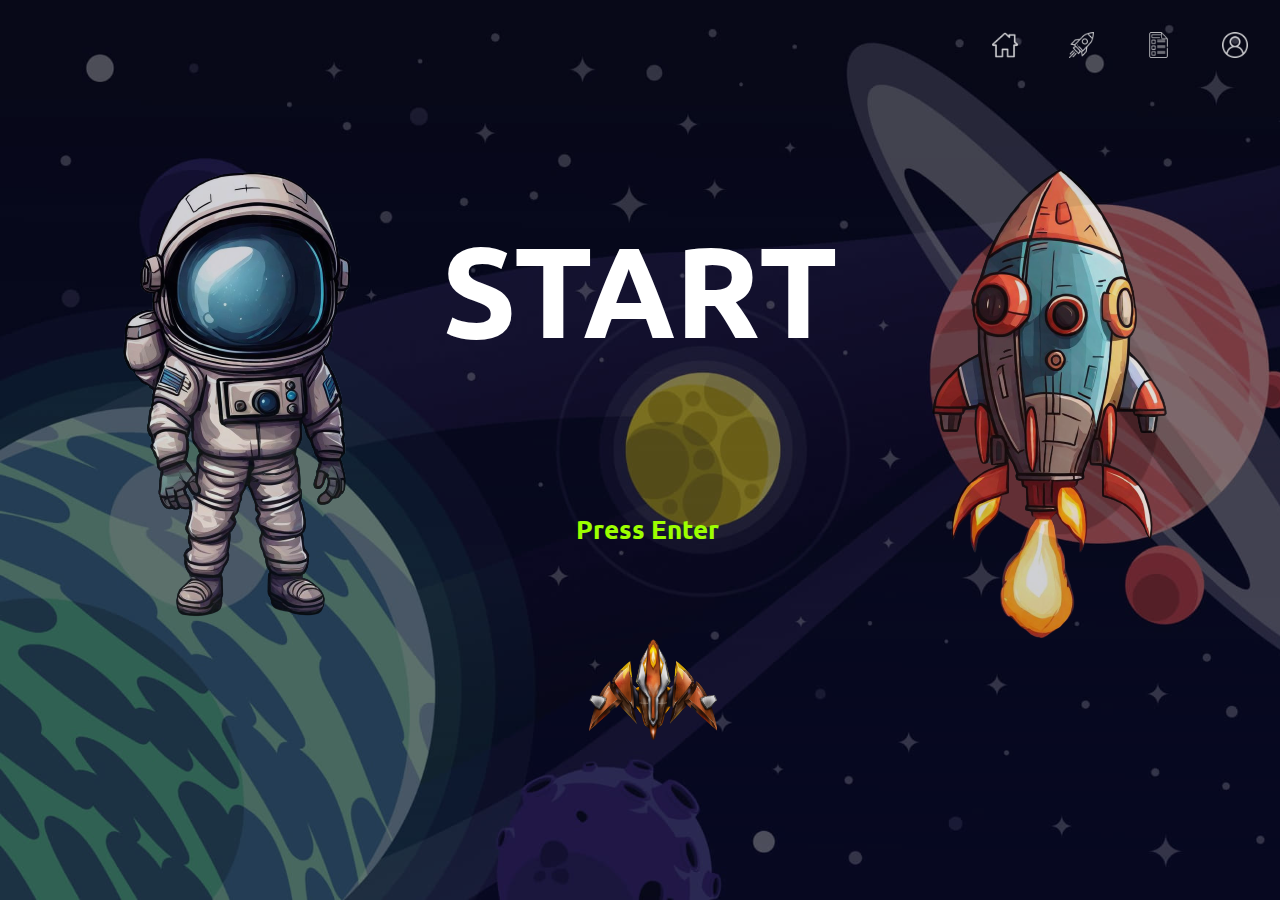
<file: index.html>
<!DOCTYPE html>
<html lang="en">

<head>
    <meta charset="UTF-8">
    <meta name="viewport" content="width=device-width, initial-scale=1.0">
    <title>Space Surge - The Cosmic Challenge</title>
    <!-- Favicon -->
    <link rel="icon" href="favicon.ico" type="image/x-icon">
    <link rel="stylesheet" href="style.css">
    <link rel="stylesheet" href="media.css">
</head>

<body>
    <!-- The nav bar -->
    <nav class="nav-bar">
        <ul>
            <li><a href="index.html"><img class="icon" src="Assets/Home.png" alt="Home"></a></li>
            <li><a href="rocket.html"><img class="icon" src="Assets/rokcetIcon.png" alt="SpaceShips"></a></li>
            <li><a href="rules.html"><img class="icon" src="Assets/Instructions.png" alt="Instructions"></a></li>
            <li><a href="creator.html"><img class="icon" src="Assets/creator.png" alt="CreatorPage"></a></li>
        </ul>
    </nav>
    <section class="rock-belt">
        <div class="rock-1">
            <img src="Assets/astronaut.png" alt="">
        </div>
        <div class="rock-2">
            <img src="Assets/rocketImage.png" alt="">
        </div>
    </section>
    <!-- The starting text -->
    <div class="home-text">
        <h1 id="start">START</h1>
    </div>

    <!-- Input of the name and the nickname -->
    <div class="name-nickname">
        <div class="name">
            ENTER YOUR NAME <br>
            <input type="text" id="name" required>
        </div>
        <div class="nick-name">
            ENTER YOUR NICKNAME <br>
            <input type="text" id="nick-name" required>
        </div>
    </div>

    <!-- Instructions-page -->
    <div class="instructions-section">
        <h4>Instructions</h4>
        <ol>
            <li>Press the right arrow (>) and left arrow (<) to control the ship. Tap on left or right on mobile for the same.</li>
            <li>Dodge through the asteroids and trace your path through the endless space</li>
            <li>Beware your ship can only take three hits</li>
            <li>Earn Score and break your own records</li>
            <li>There will be three sprints of the asteroids. Beware their speed will increase with every sprint!</li>
        </ol>
    </div>

    <!-- Buttons to initiate the game -->
    <h3 id="enter">Press Enter</h3>
    <h3 id="click">Click here</h3>
    
    <!-- SpaceShip -->
    <div id="space-ship">
        <img src="Assets/Rocket-1.png" alt="">
    </div>
    <script src="app.js"></script>
    <script src="script.js"></script>
</body>

</html>
</file>
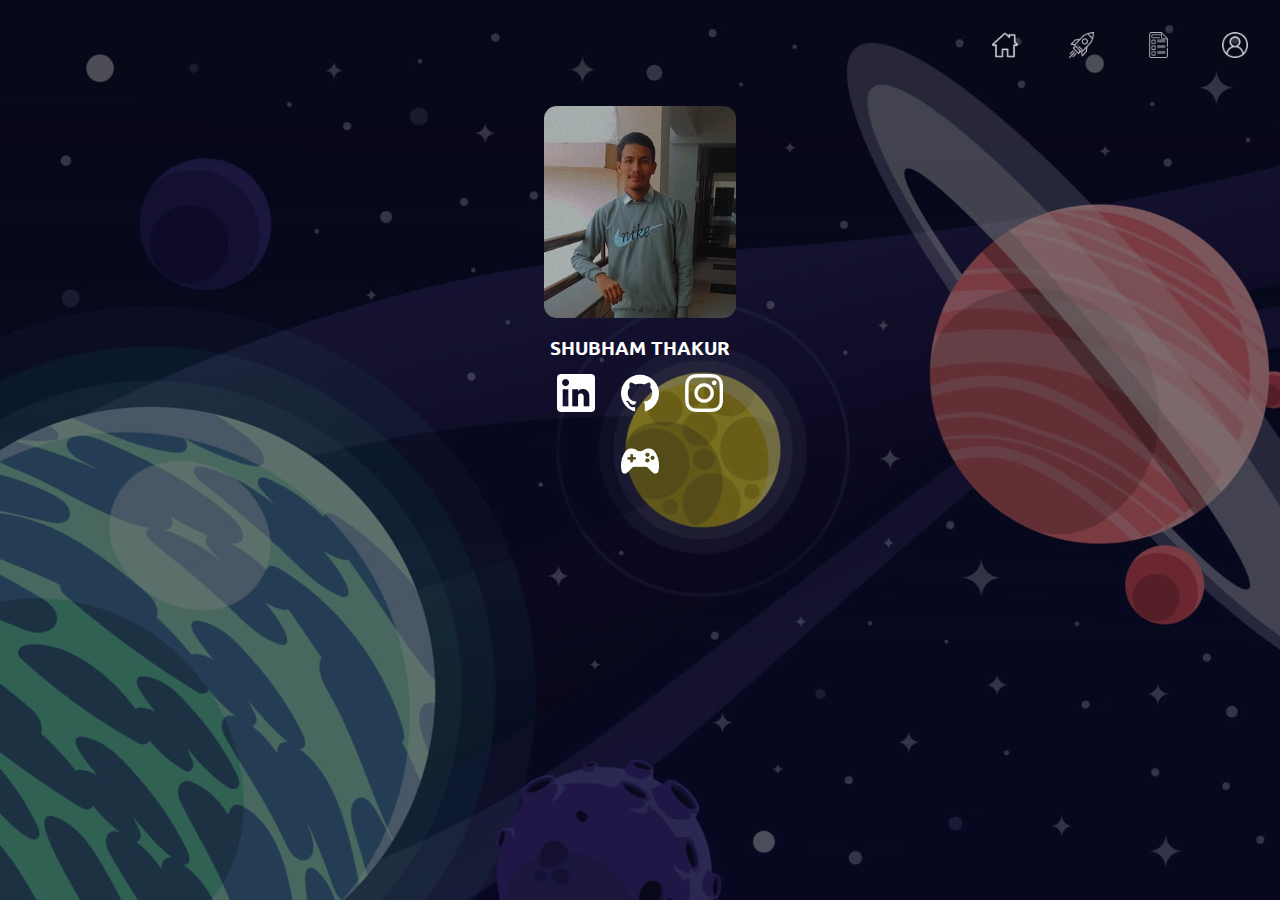
<file: creator.html>
<!DOCTYPE html>
<html lang="en">

<head>
    <meta charset="UTF-8">
    <meta name="viewport" content="width=device-width, initial-scale=1.0">
    <title>Space Surge - The Cosmic Challenge</title>
    <link rel="stylesheet" href="style.css">
    <link rel="stylesheet" href="style3.css">
    <link rel="stylesheet" href="media.css">
    <link rel="icon" href="favicon.ico" type="image/x-icon">

</head>

<body>
    <!-- The navbar -->
    <nav class="nav-bar">
        <ul>
            <li><a href="index.html"><img class="icon" src="Assets/Home.png" alt="Home"></a></li>
            <li><a href="rocket.html"><img class="icon" src="Assets/rokcetIcon.png" alt="SpaceShips"></a></li>
            <li><a href="rules.html"><img class="icon" src="Assets/Instructions.png" alt="Instructions"></a></li>
            <li><a href="creator.html"><img class="icon" src="Assets/creator.png" alt="CreatorPage"></a></li>
        </ul>
    </nav>
    
    <!-- Section for the bio-data -->
    <section class="bio">

        <!-- Profile image -->
        <div class="profile-image">
            <img src="Assets/Me2.jpg" alt="">
        </div>

        <!-- Name and links -->
        <div class="title-head">
            <p class="title">SHUBHAM THAKUR</p>
            <div class="social-links">
                <a target="_blank" href="https://www.linkedin.com/in/hey-shubham-thakur/"><img src="Assets/linkedin.png" alt=""></a>
                <a target="_blank" href="https://github.com/ShubhamThakur025"><img src="Assets/github.png" alt=""></a>
                <a target="_blank" href="https://www.instagram.com/shubhh.thakur_/"><img src="Assets/insta (1).png" alt=""></a>
            </div>
        </div>
    </section>

    <!-- To  enter the game -->
    <div class="game-icon">
        <a href="game.html?sprint=1" class="game-icon">
            <img src="Assets/gamepad.png" alt="" id="game-icon">
        </a>
    </div>
</body>

</html>
</file>
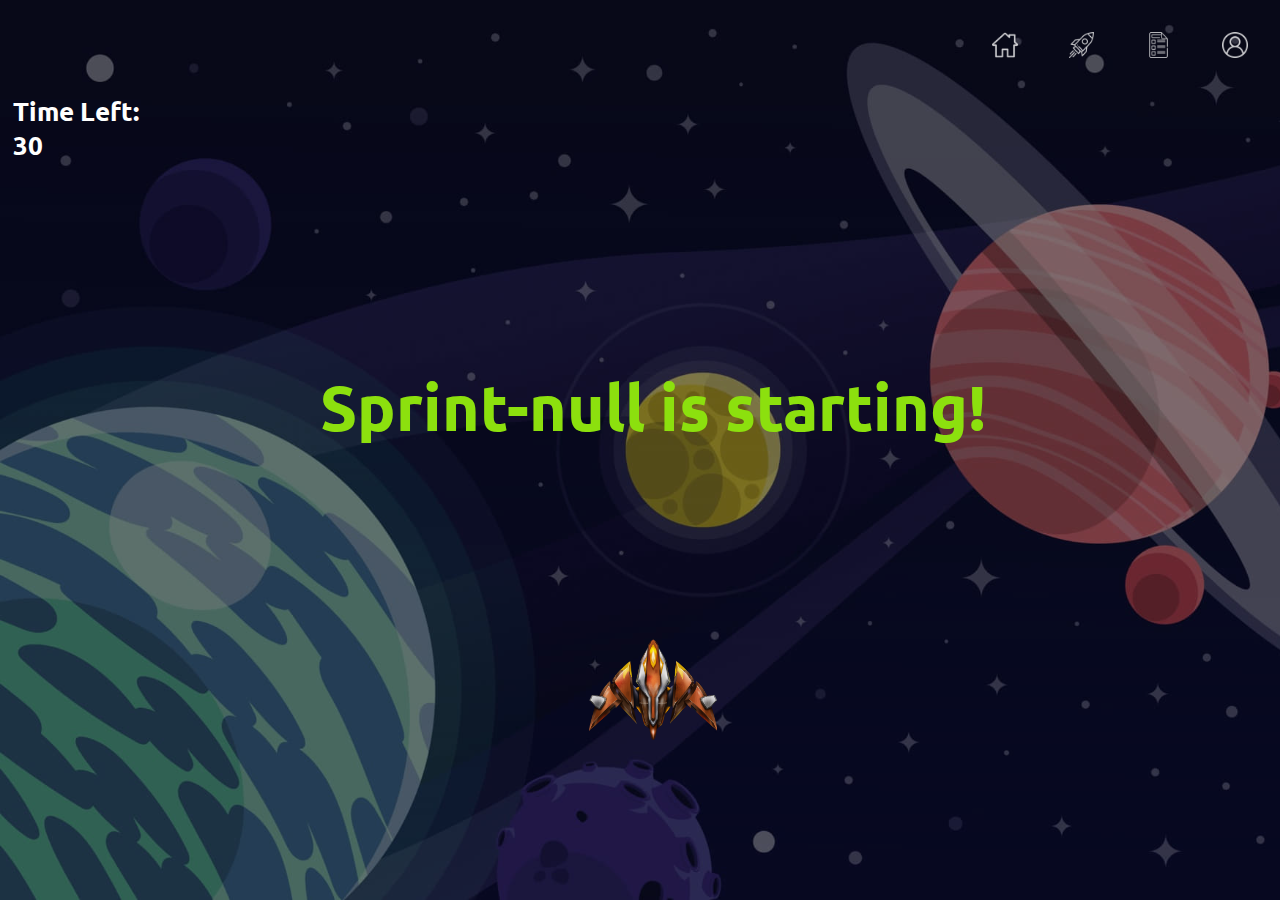
<file: game.html>
<!DOCTYPE html>
<html lang="en">

<head>
    <meta charset="UTF-8">
    <meta name="viewport" content="width=device-width, initial-scale=1.0">
    <title>Space Surge - The Cosmic Challenge</title>
    <link rel="stylesheet" href="style.css">
    <link rel="stylesheet" href="style3.css">
    <link rel="stylesheet" href="media.css">
    <link rel="icon" href="favicon.ico" type="image/x-icon">

</head>

<body>
    <!-- Warnscreen. Displayed when the ship faces collision with the rocks -->
    <section id="warnScreen"></section>

    <!-- Game-arena -->
    <section class="game-arena">

        <!-- The Nav Bar -->
        <nav class="nav-bar">
            <ul>
                <li><a href="index.html"><img class="icon" src="Assets/Home.png" alt="Home"></a></li>
                <li><a href="rocket.html"><img class="icon" src="Assets/rokcetIcon.png" alt="SpaceShips"></a></li>
                <li><a href="rules.html"><img class="icon" src="Assets/Instructions.png" alt="Instructions"></a></li>
                <li><a href="creator.html"><img class="icon" src="Assets/creator.png" alt="CreatorPage"></a></li>
            </ul>
        </nav>
        <div id="lives"></div>
        <div class="timer">
            <p>Time Left:</p>
            <p class="clock">30</p>
        </div>
        <div id="counter"></div>
        <!-- to alert the sprint -->
        <div id="alert"></div>
        <div id="space-ship"></div>
        
        <!-- Comments to the captain -->
        <div class="comment"></div>
    </section>
    <script src="script.js"></script>

</body>

</html>
</file>
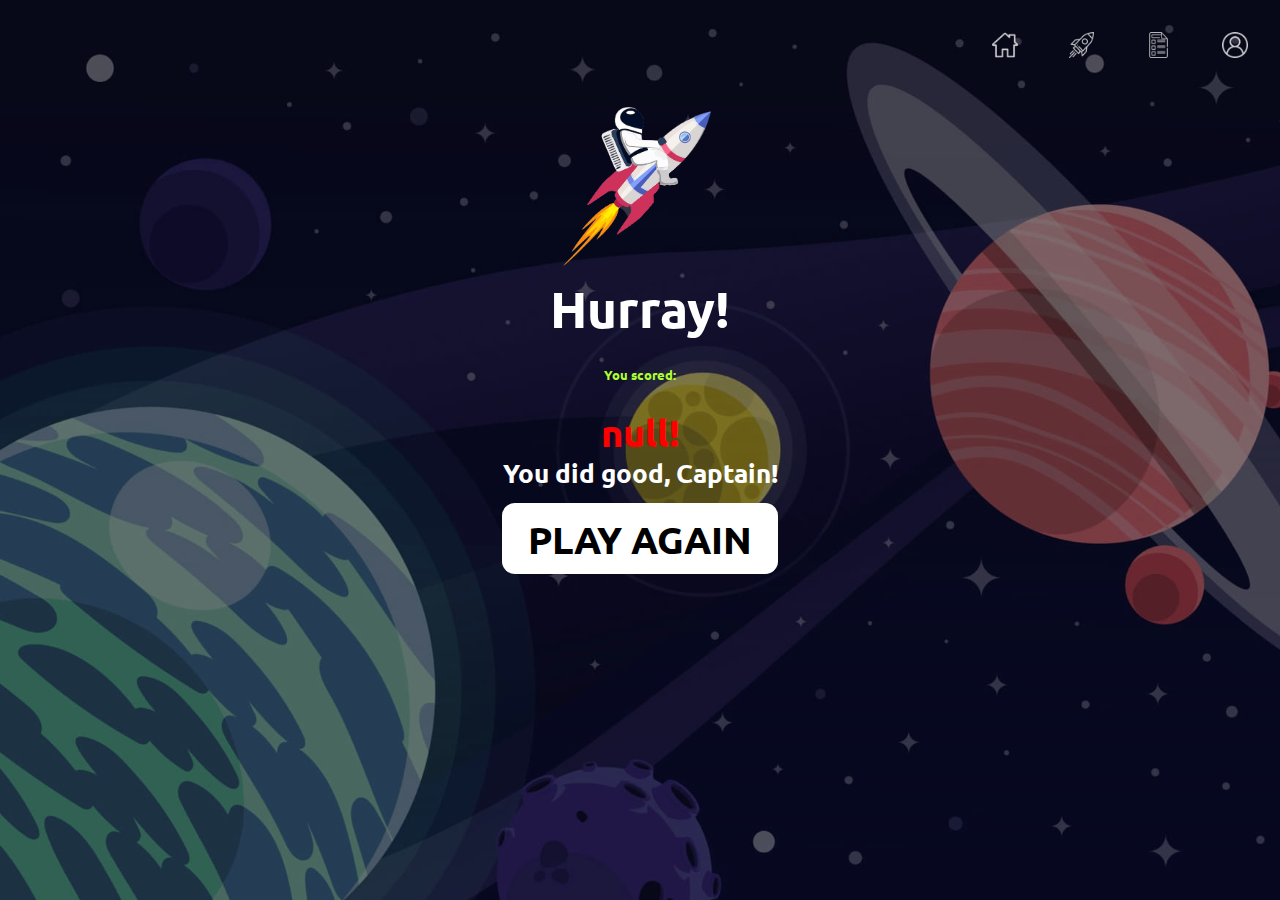
<file: gameOver.html>
<!DOCTYPE html>
<html lang="en">

<head>
    <meta charset="UTF-8">
    <meta name="viewport" content="width=device-width, initial-scale=1.0">
    <title>Space Surge - The Cosmic Challenge</title>
    <link rel="stylesheet" href="style.css">
    <link rel="stylesheet" href="style4.css">
    <link rel="stylesheet" href="media.css">
    <link rel="icon" href="favicon.ico" type="image/x-icon">

</head>

<body>
    <nav class="nav-bar">
        <ul>
            <li><a href="index.html"><img class="icon" src="Assets/Home.png" alt="Home"></a></li>
            <li><a href="rocket.html"><img class="icon" src="Assets/rokcetIcon.png" alt="SpaceShips"></a></li>
            <li><a href="rules.html"><img class="icon" src="Assets/Instructions.png" alt="Instructions"></a></li>
            <li><a href="creator.html"><img class="icon" src="Assets/creator.png" alt="CreatorPage"></a></li>
        </ul>
    </nav>
    <div class="resultPanel">
        <div class="result-image">
            <img src="Assets/winner.png" alt="">
        </div>
        <section class="result">
            <div class="result-card">
                <h1>Hurray!</h1>
                <div class="score-card">
                    <div id="status">You scored:</div>
                    <div id="score"></div>
                </div>
            </div>
        </section>
    </div>
    <div class="postgame">
        <p id="remark">You did good, Captain</p>
        <a href="game.html?sprint=1" class="replay">PLAY AGAIN</a>
    </div>
    <script src="end.js"></script>
</body>

</html>
</file>
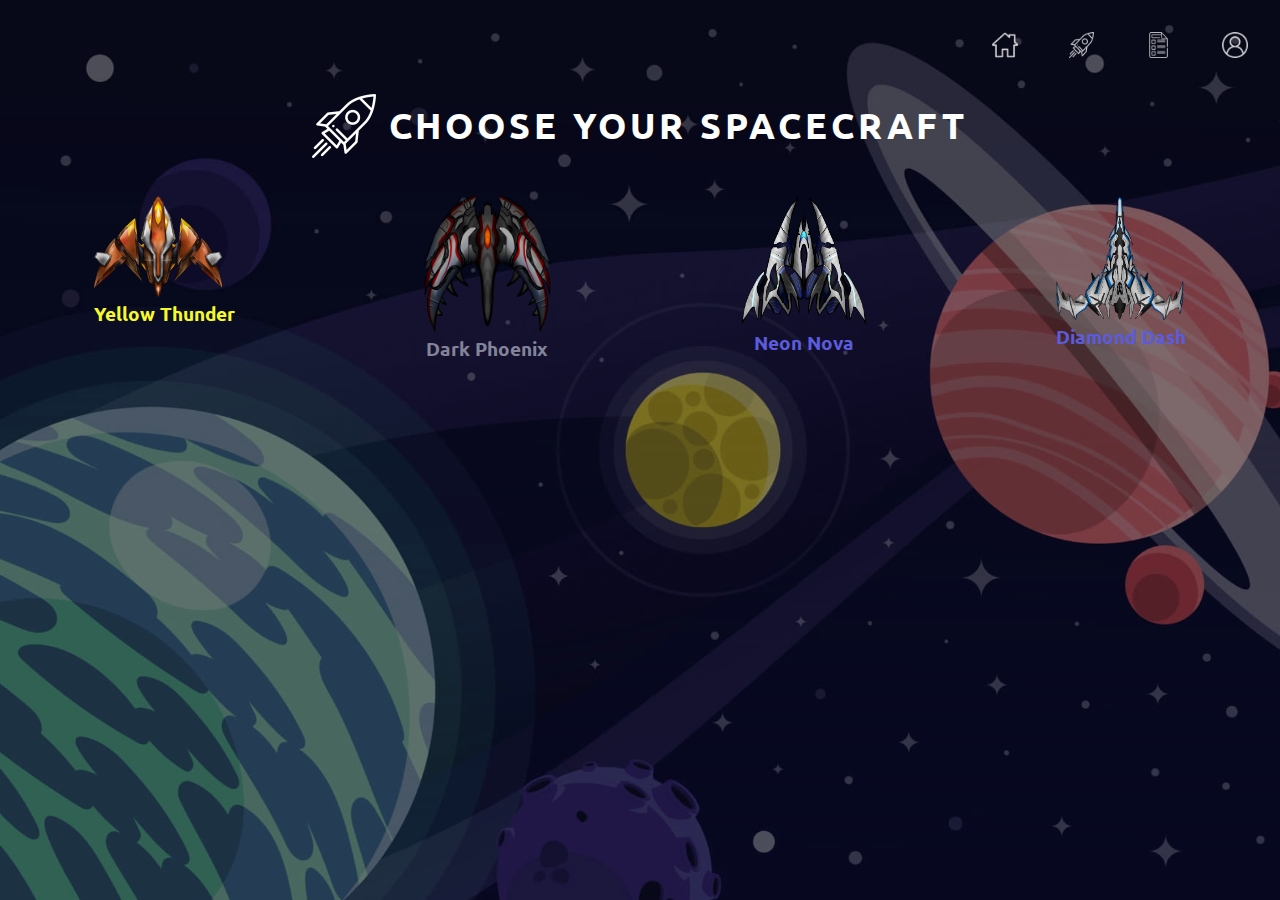
<file: rocket.html>
<!DOCTYPE html>
<html lang="en">

<head>
    <meta charset="UTF-8">
    <meta name="viewport" content="width=device-width, initial-scale=1.0">
    <title>Space Surge - The Cosmic Challenge</title>
    <link rel="stylesheet" href="style.css">
    <link rel="stylesheet" href="style2.css">
    <link rel="stylesheet" href="media.css">
    <link rel="icon" href="favicon.ico" type="image/x-icon">

</head>

<body>
    <!-- The navbar -->
    <nav class="nav-bar">
        <ul>
            <li><a href="index.html"><img class="icon" src="Assets/Home.png" alt="Home"></a></li>
            <li><a href="rocket.html"><img class="icon" src="Assets/rokcetIcon.png" alt="SpaceShips"></a></li>
            <li><a href="rules.html"><img class="icon" src="Assets/Instructions.png" alt="Instructions"></a></li>
            <li><a href="creator.html"><img class="icon" src="Assets/creator.png" alt="CreatorPage"></a></li>
        </ul>
    </nav>

    <!-- The title-->
    <div class="head">
        <img src="Assets/rokcetIcon.png" alt="">
        <h1 class="title-text">
            CHOOSE YOUR SPACECRAFT
        </h1>
    </div>
    <!-- Selected Rocket -->
    <div class="selectedRocket"></div>

    <!-- Other options -->
    <div class="options">
        <div class="option"></div>
        <div class="option"></div>
        <div class="option"></div>
    </div>
    <script src="rocket.js"></script>
</body>

</html>
</file>
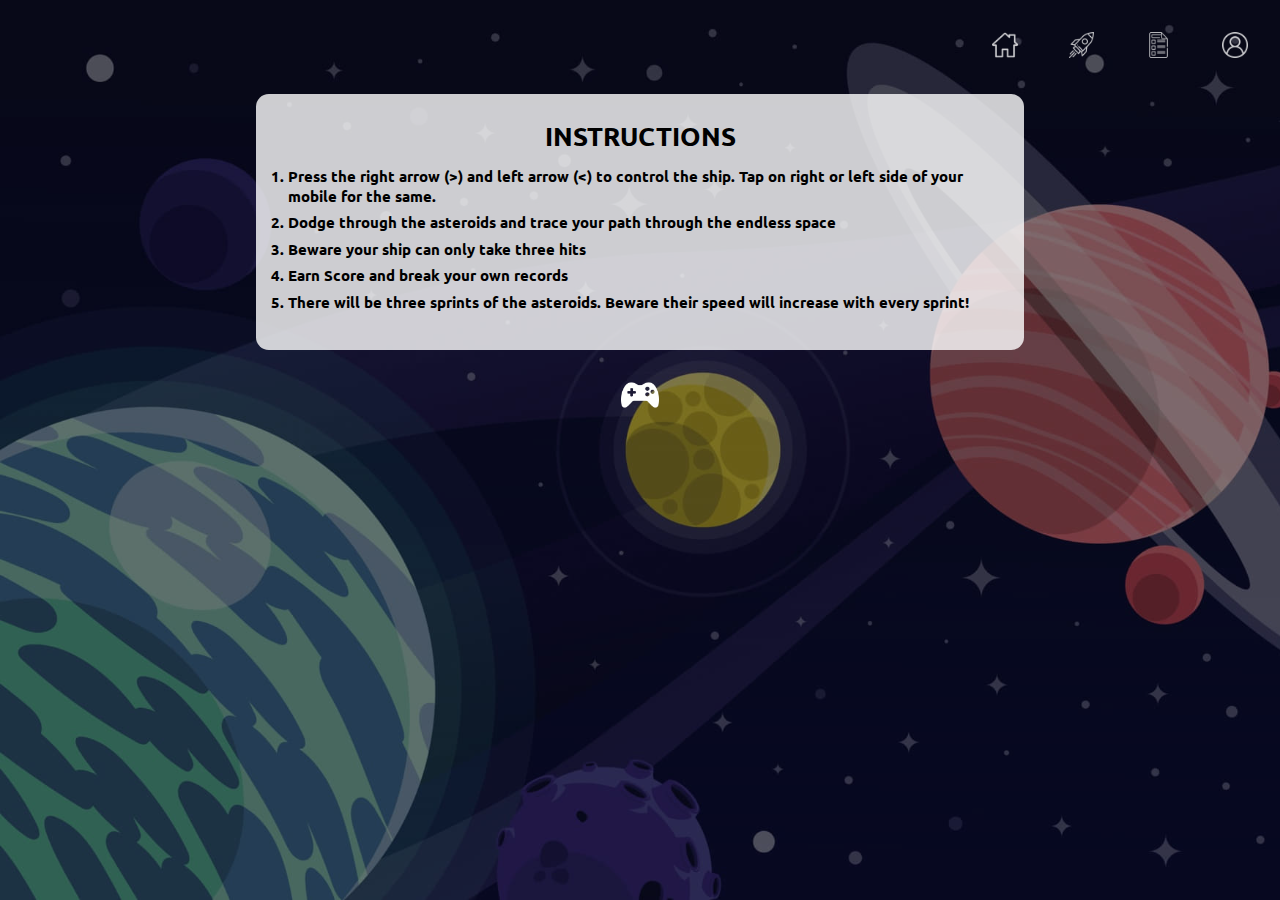
<file: rules.html>
<!DOCTYPE html>
<html lang="en">

<head>
    <meta charset="UTF-8">
    <meta name="viewport" content="width=device-width, initial-scale=1.0">
    <title>Space Surge - The Cosmic Challenge</title>
    <link rel="stylesheet" href="style.css">
    <link rel="stylesheet" href="media.css">
    <link rel="icon" href="favicon.ico" type="image/x-icon">

</head>

<body>
    <!-- The navBar -->
    <nav class="nav-bar">
        <ul>
            <li><a href="index.html"><img class="icon" src="Assets/Home.png" alt="Home"></a></li>
            <li><a href="rocket.html"><img class="icon" src="Assets/rokcetIcon.png" alt="SpaceShips"></a></li>
            <li><a href="rules.html"><img class="icon" src="Assets/Instructions.png" alt="Instructions"></a></li>
            <li><a href="creator.html"><img class="icon" src="Assets/creator.png" alt="CreatorPage"></a></li>
        </ul>
    </nav>

    <!-- Instructions and rules -->
    <section class="rules-screen">
        <h3 id="instruc-head">INSTRUCTIONS</h3>
        <div class="list-of-rules">
            <ol>
                <li>Press the right arrow (>) and left arrow (<) to control the ship. Tap on right or left side of your mobile for the same.</li>
                <li>Dodge through the asteroids and trace your path through the endless space</li>
                <li>Beware your ship can only take three hits</li>
                <li>Earn Score and break your own records</li>
                <li>There will be three sprints of the asteroids. Beware their speed will increase with every sprint!
                </li>
            </ol>
        </div>
    </section>

    <!-- The game icon -->
    <div class="game-icon">
        <a href="game.html?sprint=1" class="game-icon">
            <img src="Assets/gamepad.png" alt="" id="game-icon">
        </a>
    </div>
</body>

</html>
</file>
<file: style.css>
@import url('https://fonts.googleapis.com/css2?family=Ubuntu&display=swap');

* {
    margin: 0;
    padding: 0;
    box-sizing: border-box;
    font-family: 'Ubuntu', sans-serif;
    color: white;
    caret-color: transparent;    
    font-weight: 900;
    user-select: none;
}

body {
    background: url('Assets/Background.jpg')rgba(0, 0, 0, 0.5);
    background-size: cover;
    background-attachment: fixed;
    height: 90vh;
    position: relative;
    background-blend-mode: darken;
    overflow: hidden;
}

nav{
    z-index: 10;
}
.nav-bar ul {
    list-style-type: none;
    display: flex;
    justify-content: flex-end;
    margin: 0.5vw;
    z-index: 10;
}
#click{
    display: none;
    z-index: 10;
}
.icon {
    width: 4vw;
    margin: 1vw;
    cursor: pointer;
    padding: 1vw;
    opacity: 0.8;
}

.icon:hover {
    box-shadow: 0px 2px 0px white;
    opacity: 1;
    transform: scale(1.03);
}

.home-text {
    max-width: fit-content;
    margin: auto;
    padding-top: 13vh;
}

h1 {
    font-size: 10vw;
}

h3 {
    font-size: 2vw;
    text-align: center;
    animation: blinking 0.9s infinite ;
    color: rgb(157, 255, 0);
    position: absolute;
    bottom: 30vh;
    left: 45vw;
}

#space-ship {
    max-width: fit-content;
    position: absolute;
    bottom: 8vh;
    left: 46%;
    width: 10vw;

}

#space-ship img {
    width: 100%;
}

.name-nickname, .instructions-section{
    display: none;
    background-color: rgba(255, 255, 255, 0.8);
    border-radius: 2vw;
    padding: 1vw 2vw;
    width: 40%;
    margin: auto;
    animation: gravity 3s infinite;
}
ol{
    margin: 1vw auto;
}
h4{
    color: black;
    text-align: center;
    font-size: 3vw;
}
ol li{
    color: black;
    font-size: 1.2vw;
    margin: 0.5vw;
}
.name,
.nick-name {
    color: black;
    font-size: 1.5vw;
    font-weight: 900;
    text-align: center;
    margin: 2vw;    
}

input {
    background-color: transparent;
    border: none;
    border-bottom: 2px solid black;
    width: 30vw;
    text-align: center;
    color: black;
    margin: 1vw;
    font-size: 1vw;
}

input:focus {
    outline: none;

}
.rock{
    width: 12vw;
    position: absolute;
    z-index: 2;
    top:-30vw;
}
.rock img{
    width: 100%;
}
.rock-1 img, .rock-2 img{
    margin-top: 8vw;
    width: 100%;
}
.rock-belt{
    z-index: -1;
    position: absolute;
    top:3vw;
    left: 0;
    right: 0;
    display: flex;
    justify-content: space-between;
    height: 90vh;
    width: 100vw;
    opacity: 0.81;
    animation: gravity 3s infinite;
}
.rock-2{
    padding-top: 1vw;
}

.rules-screen{
    width: 60%;
    margin: auto;
    border-radius: 1vw;
    padding: 2vw;
    background-color: rgba(255, 255, 255, 0.8);
}
#instruc-head{
    position: static;
    color: black;
    animation: none;

}
#game-icon{
    width: 3vw;
}
.game-icon{
    opacity: 1;
    max-width: fit-content;
    margin: auto;
    padding: 2vw;
    cursor: pointer;
}

/* Blinking Animation */
@keyframes blinking {
    0% {
        opacity: 1;
    }

    50% {
        opacity: 0;
    }

    100% {
        opacity: 1;
    }
}
@keyframes slideUp {
    0% {
        transform: translateY(0%);
    
    }
    100%{
        transform: translateY(-100%);
    }
}
@keyframes gravity {
    0% {
        transform: translateY(0%);
    
    }
    50%{
        transform: translateY(-2%);
    }
    100%{
        transform: translateY(0%);
    }
}
</file>
<file: media.css>
@media (orientation: portrait) {
    body {
        height: 100vh;
        width: 100vw;
        background: url('Assets/Background-mob.jpg')rgba(0, 0, 0, 0.5) no-repeat;
        background-size: cover;
    }

    #click {
        display: block;
    }

    .rock-2 {
        display: none;
    }

    .rock-1 img {
        width: 77vw;
        margin-left: 12vw;
        margin-top: 15vh;
    }

    .home-text {
        margin-top: 30vh;
        font-size: 17vw;
    }

    #enter {
        display: none;
    }

    #space-ship {
        width: 23vw;
        height: 23vw;
        bottom: 18vh;
        left: 40%;
    }

    .icon {
        width: 9vw;
        margin: 8vw;
        margin-bottom: 1vw;
    }

    h3 {
        font-size: 3.5vw;
        bottom: 38vh;
        left: 44vw;
    }

    ol li {
        font-size: 3.5vw;
    }

    .rules-screen {
        padding: 9vw;
    }

    #instruc-head {
        font-size: 4.5vw
    }

    .rules-screen,
    .bio {
        margin-top: 12vh;
        border-radius: 4vw;
    }

    #game-icon {
        width: 10vw;
    }

    .profile-image img {
        width: 63vw;
        border-radius: 4vw;
    }

    .title {
        font-size: 6.5vw;
        margin-bottom: 3vw;
    }

    .social-links {
        width: 32vw;
    }

    .social-links a img {
        width: 8vw;
    }

    .name-nickname,
    .instructions-section {
        display: none;
        background-color: rgba(255, 255, 255, 0.8);
        border-radius: 2vw;
        padding: 4vw 7vw;
        width: 78%;
        margin: auto;
        animation: gravity 3s infinite;
        margin-top: 28vh;
    }

    .name,
    .nick-name {
        font-size: 4.5vw;
        margin: 6vw;
    }

    input {
        font-size: 3vw;
    }

    .result-image img {
        position: absolute;
        top: 10vh;
        left: 10vw;
        width: 86vw;
    }

    .result {
        margin-top: 40vh;
    }

    .result-card>h1 {
        font-size: 17vw;
    }

    #status,
    #remark {
        font-size: 7vw;
        margin: 4vw;
    }

    #score {
        font-size: 14vw;
    }

    .replay {
        font-size: 6vw;
        padding: 2vw 3vw;
        margin-left: 28vw;
    }

    #remark {
        margin-bottom: 8vw;
    }

    .options {
        flex-direction: column;
        margin-left: 10vw;
    }

    .selectedRocket {
        margin-left: 30vw;
    }

    .selRocketImg {
        width: 20vh;
    }

    .timer>p {
        font-size: 5vw;
    }

    #lives {
        top: 33vw;
    }

    #lives img {
        width: 5vw;
    }

    .timer {
        left: 3vw;
    }

    .option {
        margin: 2vw;
    }

    .comment {
        bottom: 7vh;
        right: 3vw;
    }

    .alertHeading {
        font-size: 3vh;
    }

    .comment p {
        font-size: 2vh;
    }

    .RocketImg {
        width: 10vh;
    }

    div p {
        font-size: 4.5vw;
        text-align: left;
    }

    .head {
        margin-top: 1vh;
    }

    .title-text {
        font-size: 4.8vw;
    }
    .rock{
        width: 20vw;
    }
}

@media (max-width: 1024px) and (min-width: 540px){
    .home-text{
        padding-top: 27vh;
    }
    #space-ship{
        bottom: 1vh
    }
    h3{
        bottom: 19vh;
    }
    div p {
        font-size: 3.5vw;
    }
    .rules-screen, .bio {
        margin-top: 3vh;
    }
   
    .result-card>h1 {
        font-size: 11vw;
    }
    #status, #remark {
        font-size: 3vw;
        margin: 2.5vw;
    }
    .result-image img {
        width: 69vw;
    }
}
</file>
<file: style3.css>
#count{
    color: red;
    font-size: 20vw;
    margin: auto;
    text-align: center;
}
.comment{
    font-size: 1.5vw;
    position: absolute;
    bottom: 50vh;
    right: 0;    
}
span{
    color: rgb(54, 179, 54);
}
.title{
    color: white;
    font-size: 1.5vw;
    max-width: fit-content;
    margin: auto;
    margin-bottom: 1vw;
}
.social-links{
    display: flex;
    justify-content: space-between;
    width: 13vw;
    margin: auto;
}
.social-links a img{
    width: 3vw;
}
#warnScreen{
    display: none;
    background-color: rgb(255, 81, 0);
    opacity: 0.4;
    height: 100vh;
    width: 100%;
}
#lives{
    position: absolute;
    top: 1vw;
    left:  1vw;
}
#lives img{
    height: 3w;
    width: 3vw;;
}
.timer{
    position: absolute;
    top: 1
    5vw;
    left: 1vw;
}
.timer>p{
    font-size: 2vw;
}
.alertHeading{
    position: absolute;
    top: 40vh;
    left: 25vw;
    font-size: 5vw;
    color: rgb(140, 224, 14);
    margin: auto;
    max-width: fit-content;
}
.profile-image img{
    width: 15vw;
    border-radius: 1vw;
    margin: 1vw;
}
.profile-image{
    margin: auto;
    max-width: fit-content;
}
</file>
<file: style4.css>
.result{
    width: 70vw;
    margin: auto;
}

.result-image{
    max-width: fit-content;
    margin: auto;
}
.result-image img{
    width: 14vw;
}
.result-card>h1{
    color: white;
    font-size: 4vw;
    max-width: fit-content;
    margin: auto;
}
#status{
    color: greenyellow;
    font-size: 1vw;
    text-align: center;
    margin: 2vw;

}
#score{
    color: red;
    font-size: 3vw;
    text-align: center;
}
.replay{
    background-color: white;
    color: black;
    border: none;
    border-radius: 1vw;
    text-decoration: none;
    font-size: 3vw;
    margin: 32vw; 
    padding: 1vw 2vw;
}
.postgame{
    max-width: fit-content;
    margin: auto;
}
#remark{
    font-size: 2vw;
    margin-bottom: 2vw;
    text-align: center;
}
</file>
<file: style2.css>
.selRocketImg{
    width: 15vw;
 }
 .RocketImg{
    width: 10vw;
 }
 .selectedRocket{
    margin: auto;
    max-width: fit-content;
    cursor: pointer;
 }
 .options{
    display: flex;
    justify-content: space-around;
    margin-top: 3vw;
 }
 div p{
    font-size: 1.5vw;
    text-align: center;
 }
 .title-text{
    margin-left: 1vw;
    font-size: 2.8vw;
    text-align: center;
    letter-spacing: 0.3vw;
 }
 .head{
    display: flex;
    justify-content: center;
    align-items: center;
 }
 .head img{
    width: 5vw;
 }
.option:hover{
    cursor: pointer;
 }
</file>
